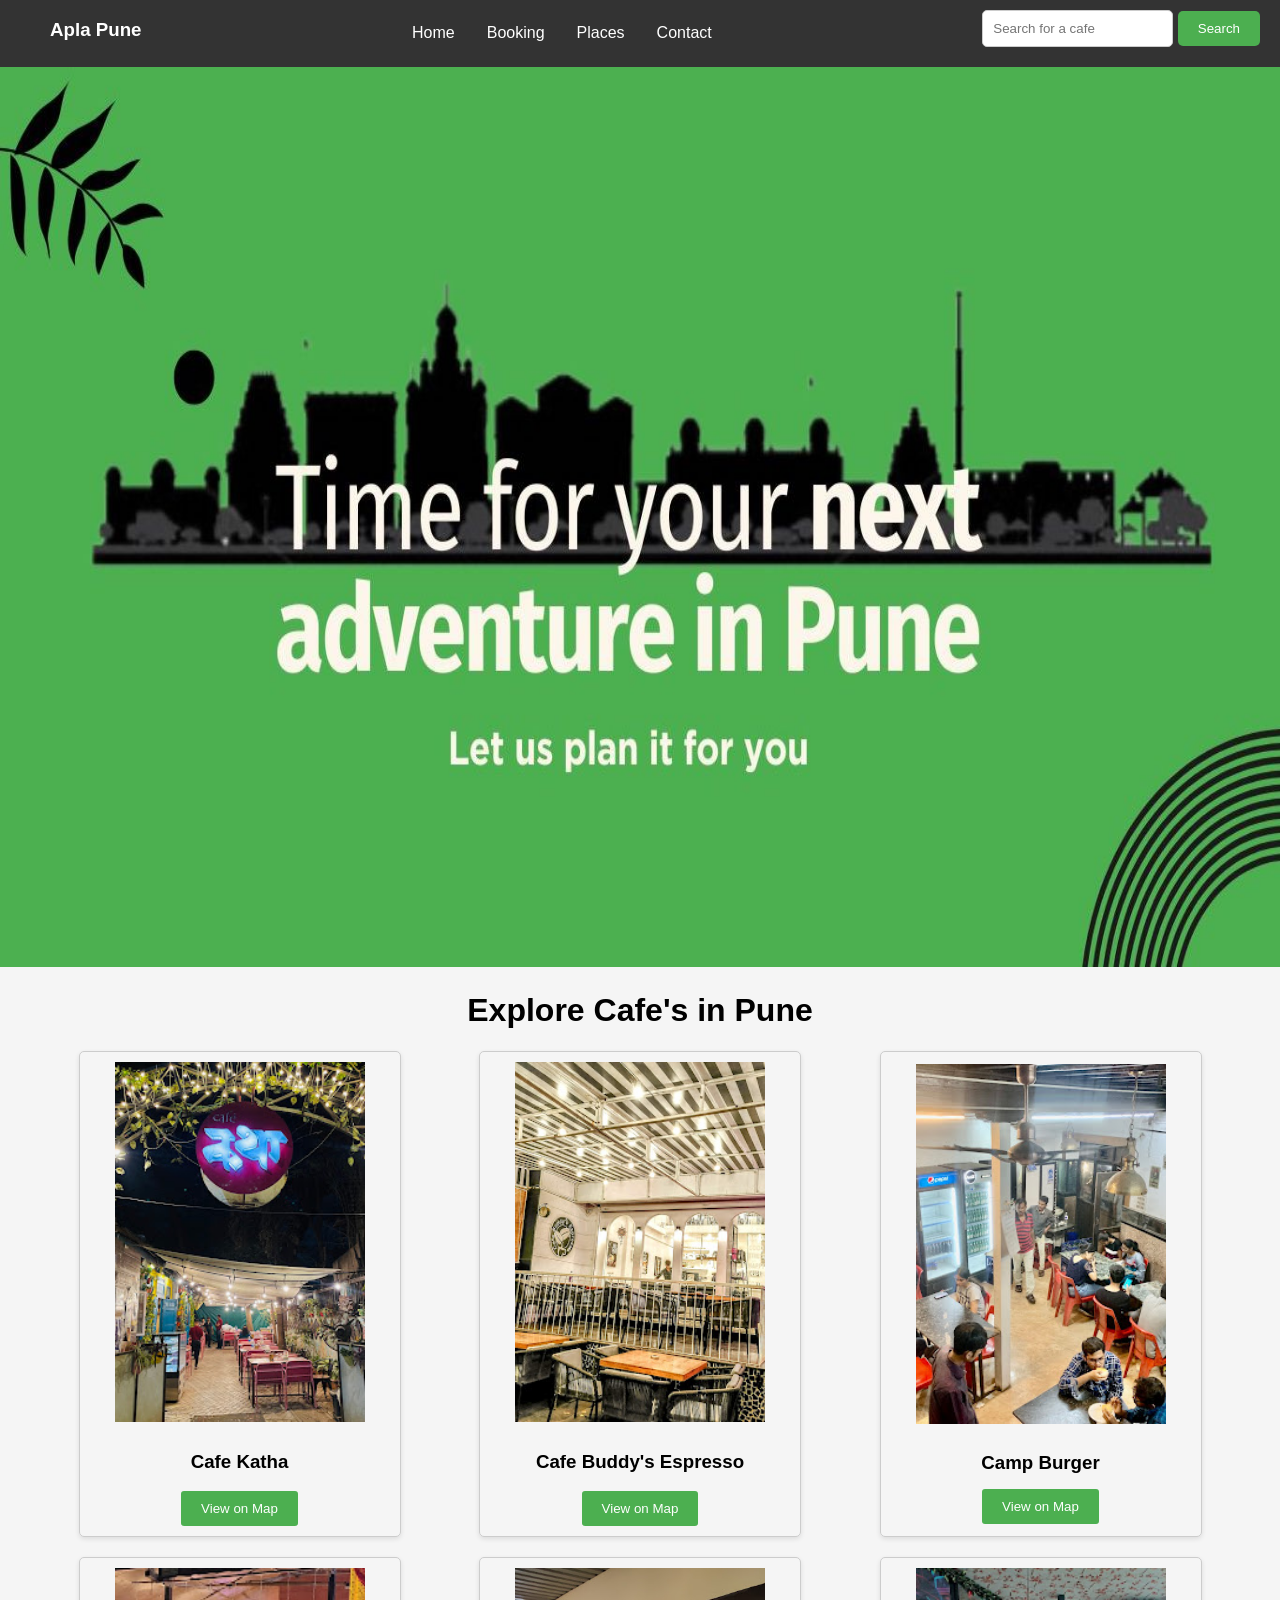
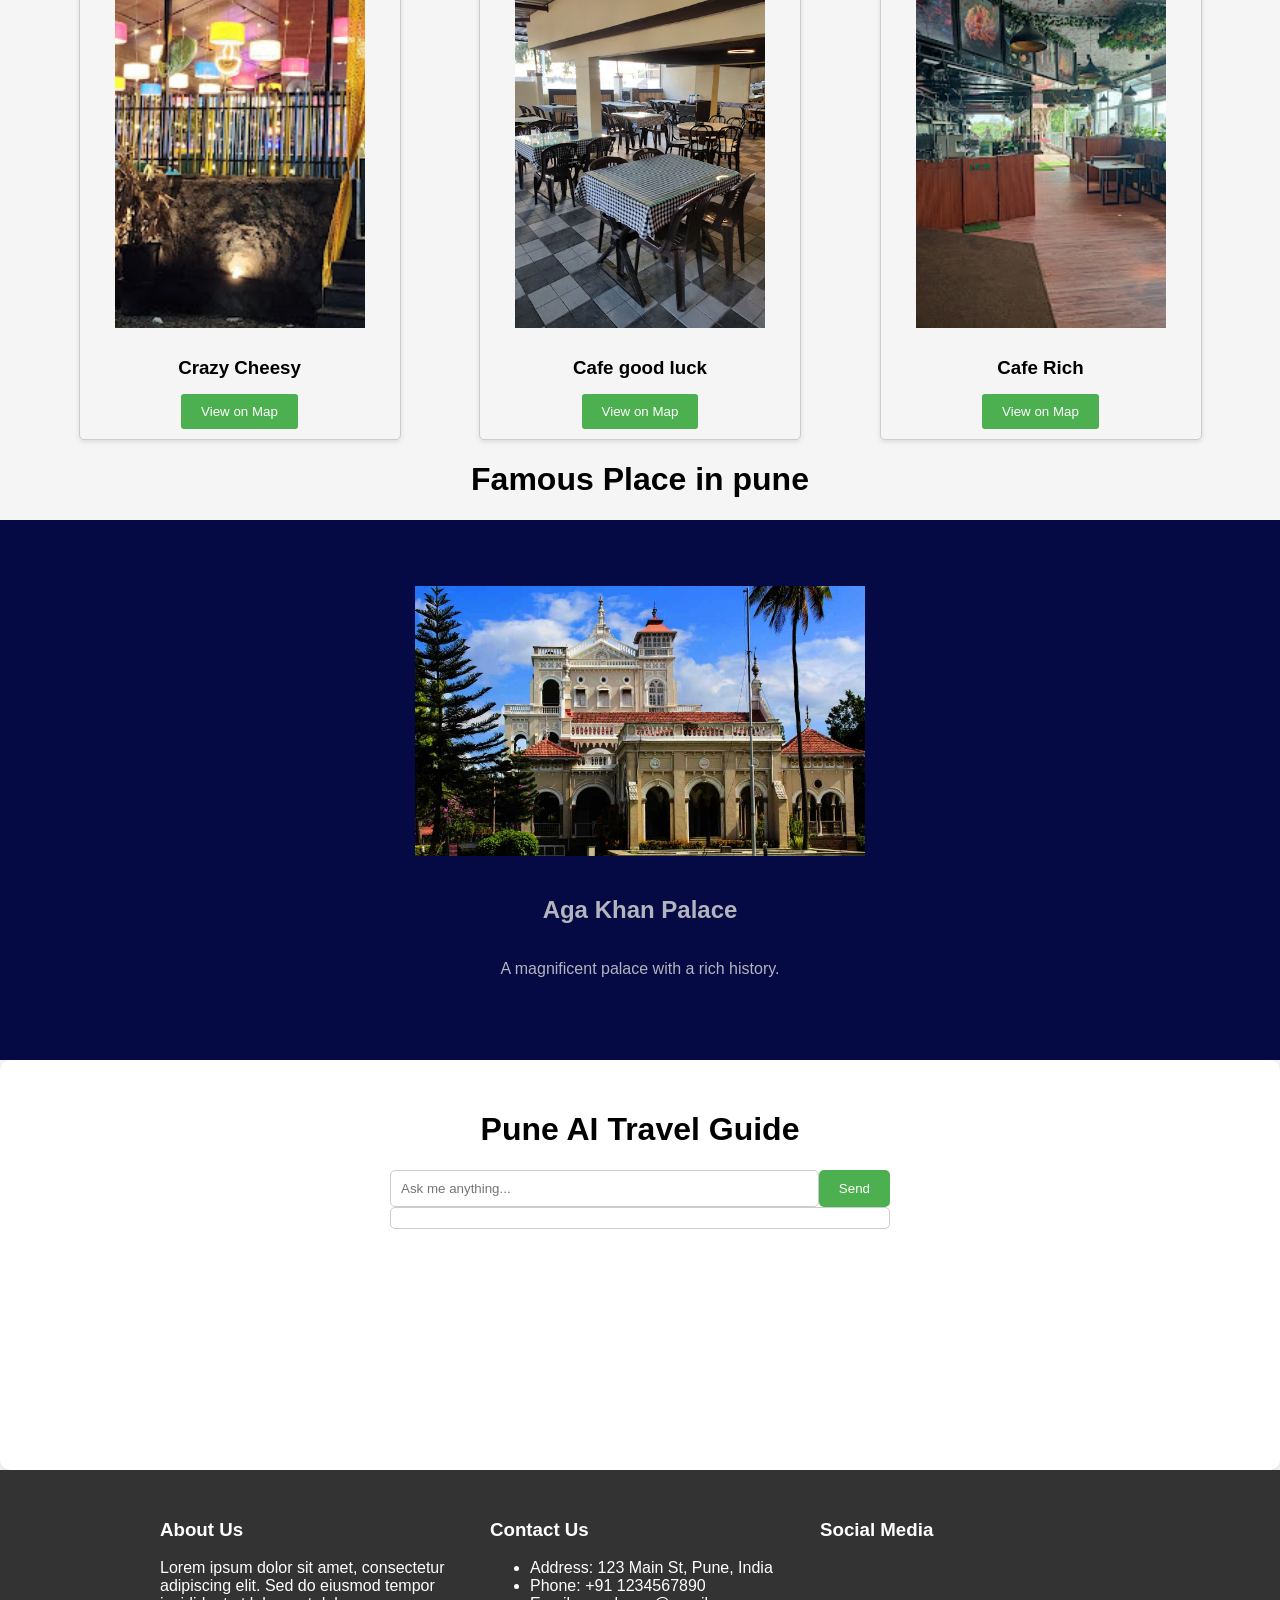
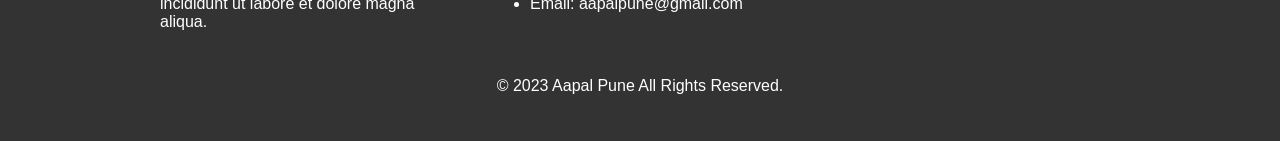
<file: index.html>
<!DOCTYPE html>
<html>
<head>
    <title>Pune Cafe Finder</title>
    <link rel="stylesheet" href="style.css">
</head>
<body>

    <! ------------------------ NAV Bar. ---------------------------------------- > 


    <nav>
        <div id="logo">
            <h3>Apla Pune</h3>
        </div>
        
        <ul>
            <li><a href="index.html">Home</a></li>
            <li><a href="Booking.html">Booking</a></li>
            <li><a href="places.html">Places</a></li>
            <li><a href="contact.html">Contact</a></li>
        </ul>
    

    <div id="search-container">
        <input type="text" id="search-input" placeholder="Search for a cafe">
        <button id="search-button">Search</button>
    </div>

</nav>



<! ------------------------- landing page ----------------------------------------- > 
     

    <div class="land">

        <img src="Landing page.jpg">
    </div>
    

<! ------------------------- Explore Cafes in Pune ----------------------------------------- > 



    <div id="cafe-list"></div>

    <h1>Explore Cafe's in Pune</h1>

    </div>

    <div id="cafe-list">
        <div class="cafe-row"> 
            <div class="cafe-card">
                <img src="Katha.jpg" alt="Cafe Katha" class="cafe-image"> 
                <h3 class="CafeKatha">Cafe Katha</h3>
                <button class="cafe-map-button">View on Map</button>
            </div>
            <div class="cafe-card">
                <img src="Cafe Buddy's Espresso.jpg" alt="Good Luck" class="cafe-image"> 
                <h3 class="Cafe_Buddy's_Espresso">Cafe Buddy's Espresso</h3>
                <button class="cafe-map-button">View on Map</button>
            </div>
            <div class="cafe-card">
                <img src="camp.jpg" alt="Cafe 3" class="cafe-image"> 
                <h3 class="cafe-name">Camp Burger</h3>
                <button class="cafe-map-button">View on Map</button>
            </div>
        </div>
        </div> 

        <div id="cafe-list">
            <div class="cafe-row"> 
                <div class="cafe-card">
                    <img src="Crazy.jpg" alt="Cafe 1" class="cafe-image"> 
                    <h3 class="cafe-name">Crazy Cheesy </h3>
                    <button class="cafe-map-button">View on Map</button>
                </div>
                <div class="cafe-card">
                    <img src="good luck.jpg" alt="Cafe 2" class="cafe-image"> 
                    <h3 class="cafe-name">Cafe good luck</h3>
                    <button class="cafe-map-button">View on Map</button>
                </div>
                <div class="cafe-card">
                    <img src="Rich Cafe.jpg" alt="Cafe 3" class="cafe-image"> 
                    <h3 class="cafe-name">Cafe Rich</h3>
                    <button class="cafe-map-button">View on Map</button>
                </div>
            </div>
            </div> 

            <! ------------------------- Famous place to hangout in Pune ----------------------------------------- > 

    
            <h1>Famous Place in pune</h1>

            <div class="city-highlights">
                <div class="highlight active">
                    <img src="Saniwar.jpeg" alt="Shaniwar Wada">
                    <h2>Shaniwar Wada</h2>
                    <p>A historical fort in Pune, known for its grandeur.</p> 
                </div>
        
                <div class="highlight">
                    <img src="aga-khan-palace.jpg" alt="Aga Khan Palace">
                    <h2>Aga Khan Palace</h2>
                    <p>A magnificent palace with a rich history.</p> 
                </div>
        
                <div class="highlight">
                    <img src="Swaminayan temple.jpg" alt="Osmanabad">
                    <h2>Swaminarayan Temple</h2>
                    <p>It is a significant spiritual and cultural landmark.</p> 
                </div>




                <div class="highlight active">
                    <img src="Lavasa.jpeg" alt="Shaniwar Wada">
                    <h2>Lavasa City</h2>
                    <p>Stylistically based on the Italian town and mind blowing art.</p> 
                </div>
        
                <div class="highlight">
                    <img src="Lal Mahal.jpeg" alt="Aga Khan Palace">
                    <h2>Lal Mahal</h2>
                    <p>A historical fort in Pune, known for its grandeur.</p> 
                </div>
        
                <div class="highlight">
                    <img src="pu-la-deshpande-garden-pune1.jpg" alt="Osmanabad">
                    <h2>Pu.La.Deshpande Garden</h2>
                    <p>Pu.La.Deshpande Garden is a beautiful Japanese-style garden</p> 
                </div>



            </div>



            <! ------------------------- Ai Guide ----------------------------------------- > 

    <div class="ai-travel-guide">
        <h1>Pune AI Travel Guide</h1>
        
        <div class="chat-container">
            <div class="chat-input">
                <input type="text" id="user-input" placeholder="Ask me anything...">
                <button id="send-button">Send</button>
            </div>
            <div class="chat-messages"></div>
        </div>
    </div>

    <script src="script.js"></script>
</body>
</html>


<! ------------------------- footer ----------------------------------------- > 

<footer>
    <div class="container">
        <div class="row">
            <div class="col">
                <h3>About Us</h3>
                <p>Lorem ipsum dolor sit amet, consectetur adipiscing elit. Sed do eiusmod tempor incididunt ut labore et dolore magna aliqua.</p>
            </div>
            <div class="col">
                <h3>Contact Us</h3>
                <ul>
                    <li>Address: 123 Main St, Pune, India</li>
                    <li>Phone: +91 1234567890</li>
                    <li>Email: aapalpune@gmail.com</li>
                </ul>
            </div>
            <div class="col">
                <h3>Social Media</h3>
                <ul class="social-icons">
                    <li><a href="#"><i class="fab fa-facebook-f"></i></a></li>
                    <li><a href="#"><i class="fab fa-twitter"></i></a></li>
                    <li><a href="#"><i class="fab fa-instagram"></i></a></li>
                </ul>
            </div>
        </div>
        <div class="copyright">
            <p>&copy; 2023 Aapal Pune All Rights Reserved.</p>
        </div>
    </div>
</footer>
</file>
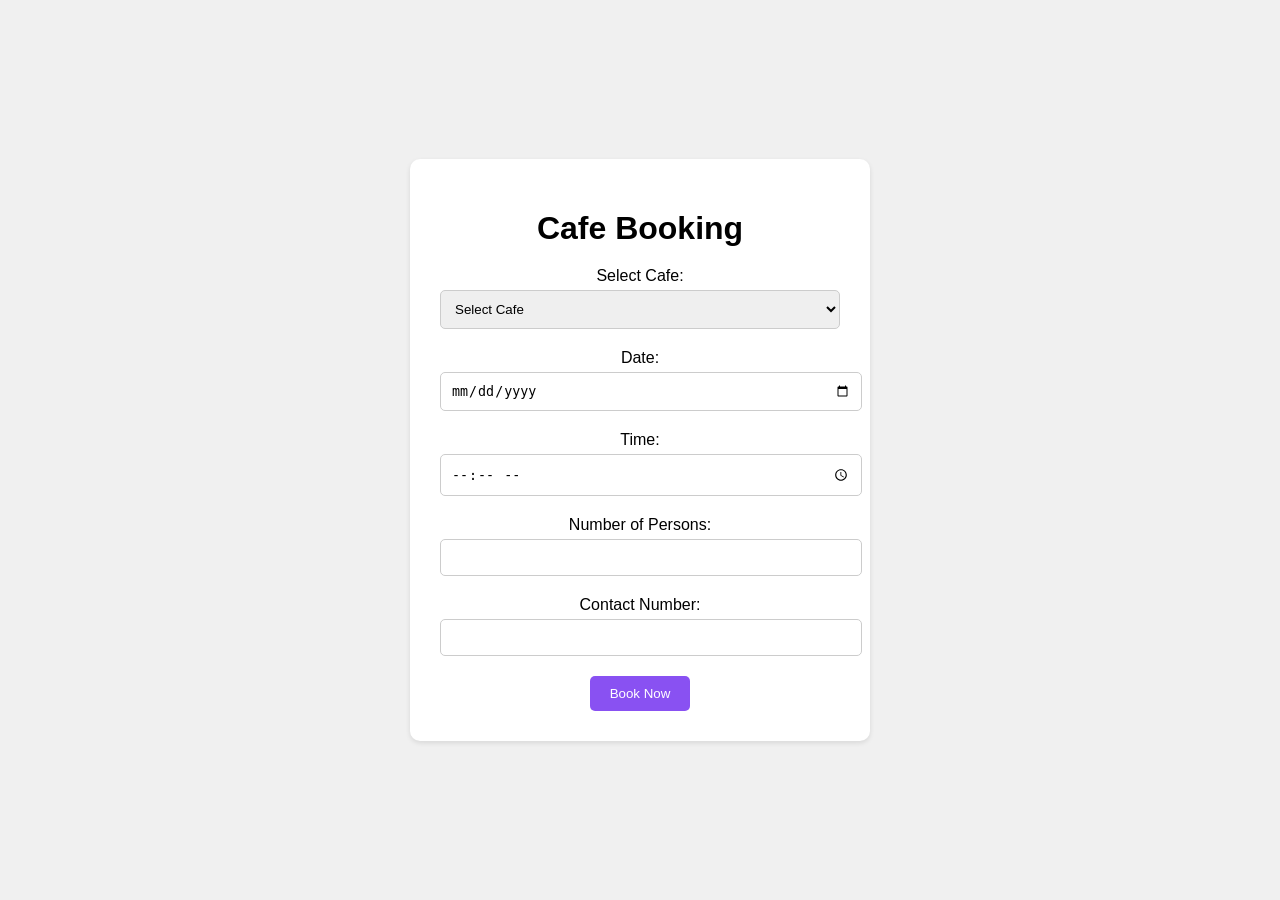
<file: Booking.html>
<!DOCTYPE html>
<html>
<head>
    <title>Cafe Booking</title>
    <link rel="stylesheet" href="stylebooking.css">
</head>
<body>

    




    <div class="container">
        <h1>Cafe Booking</h1>

        <form id="booking-form">
            <div class="form-group">
                <label for="cafe-name">Select Cafe:</label>
                <select id="cafe-name" name="cafe-name">
                    <option value="">Select Cafe</option>
                    <option value="Cafe A">Cafe Kath</option>
                    <option value="Cafe B">Cafe Buddy's Espresso</option>
                    <option value="Cafe C">Camp Burger</option>
                    <option value="Cafe C">Crazy Cheesy</option>
                </select>
            </div>

            <div class="form-group">
                <label for="date">Date:</label>
                <input type="date" id="date" name="date" required>
            </div>

            <div class="form-group">
                <label for="time">Time:</label>
                <input type="time" id="time" name="time" required>
            </div>

            <div class="form-group">
                <label for="persons">Number of Persons:</label>
                <input type="number" id="persons" name="persons" min="1" required>
            </div>

            <div class="form-group">
                <label for="persons">Contact Number:</label>
                <input type="number" id="persons" name="persons" min="1" required>
            </div>


            <button type="submit">Book Now</button>
        </form>

        <div id="booking-confirmation">
            <h2>Booking Confirmation</h2>
            <p>Your booking request has been submitted.</p>
            <p>We will contact you shortly to confirm your reservation.</p>
        </div>

    </div>

    <script src="script booking.js"></script>
</body>
</html>
</file>
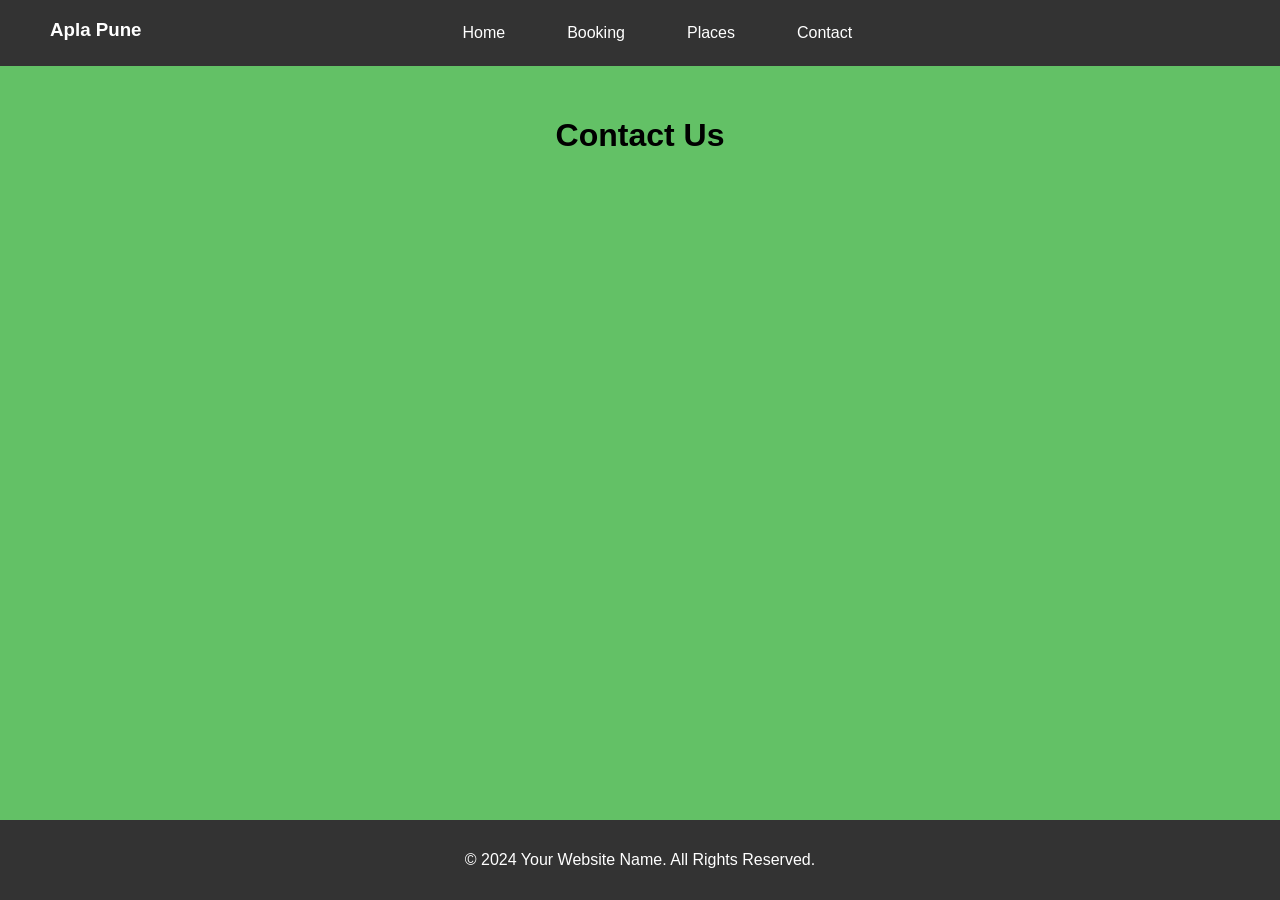
<file: contact.html>
<!DOCTYPE html>
<html>
<head>
    <title>Contact Us</title>
    <link rel="stylesheet" href="contact-style.css">
</head>
<body>

    <nav>
        <div id="logo">
            <h3>Apla Pune</h3>
        </div>
        
        <ul>
            <li><a href="index.html">Home</a></li>
            <li><a href="Booking.html">Booking</a></li>
            <li><a href="places.html">Places</a></li>
            <li><a href="contact.html">Contact</a></li>
        </ul>
    </nav>

    <main>
        <h1>Contact Us</h1>
        <div class="contact-form">
            <iframe src="https://docs.google.com/forms/d/e/1FAIpQLSczqKlRhvlmcfDMjKvf6sxisjPuZ5UdTSdLsFDrbOwP4D_Cbw/viewform?usp=header" width="600" height="500" frameborder="0" marginheight="0" marginwidth="0"></iframe> 
        </div>
    </main>

    <footer>
        <p>&copy; 2024 Your Website Name. All Rights Reserved.</p>
    </footer>

</body>
</html>
</file>
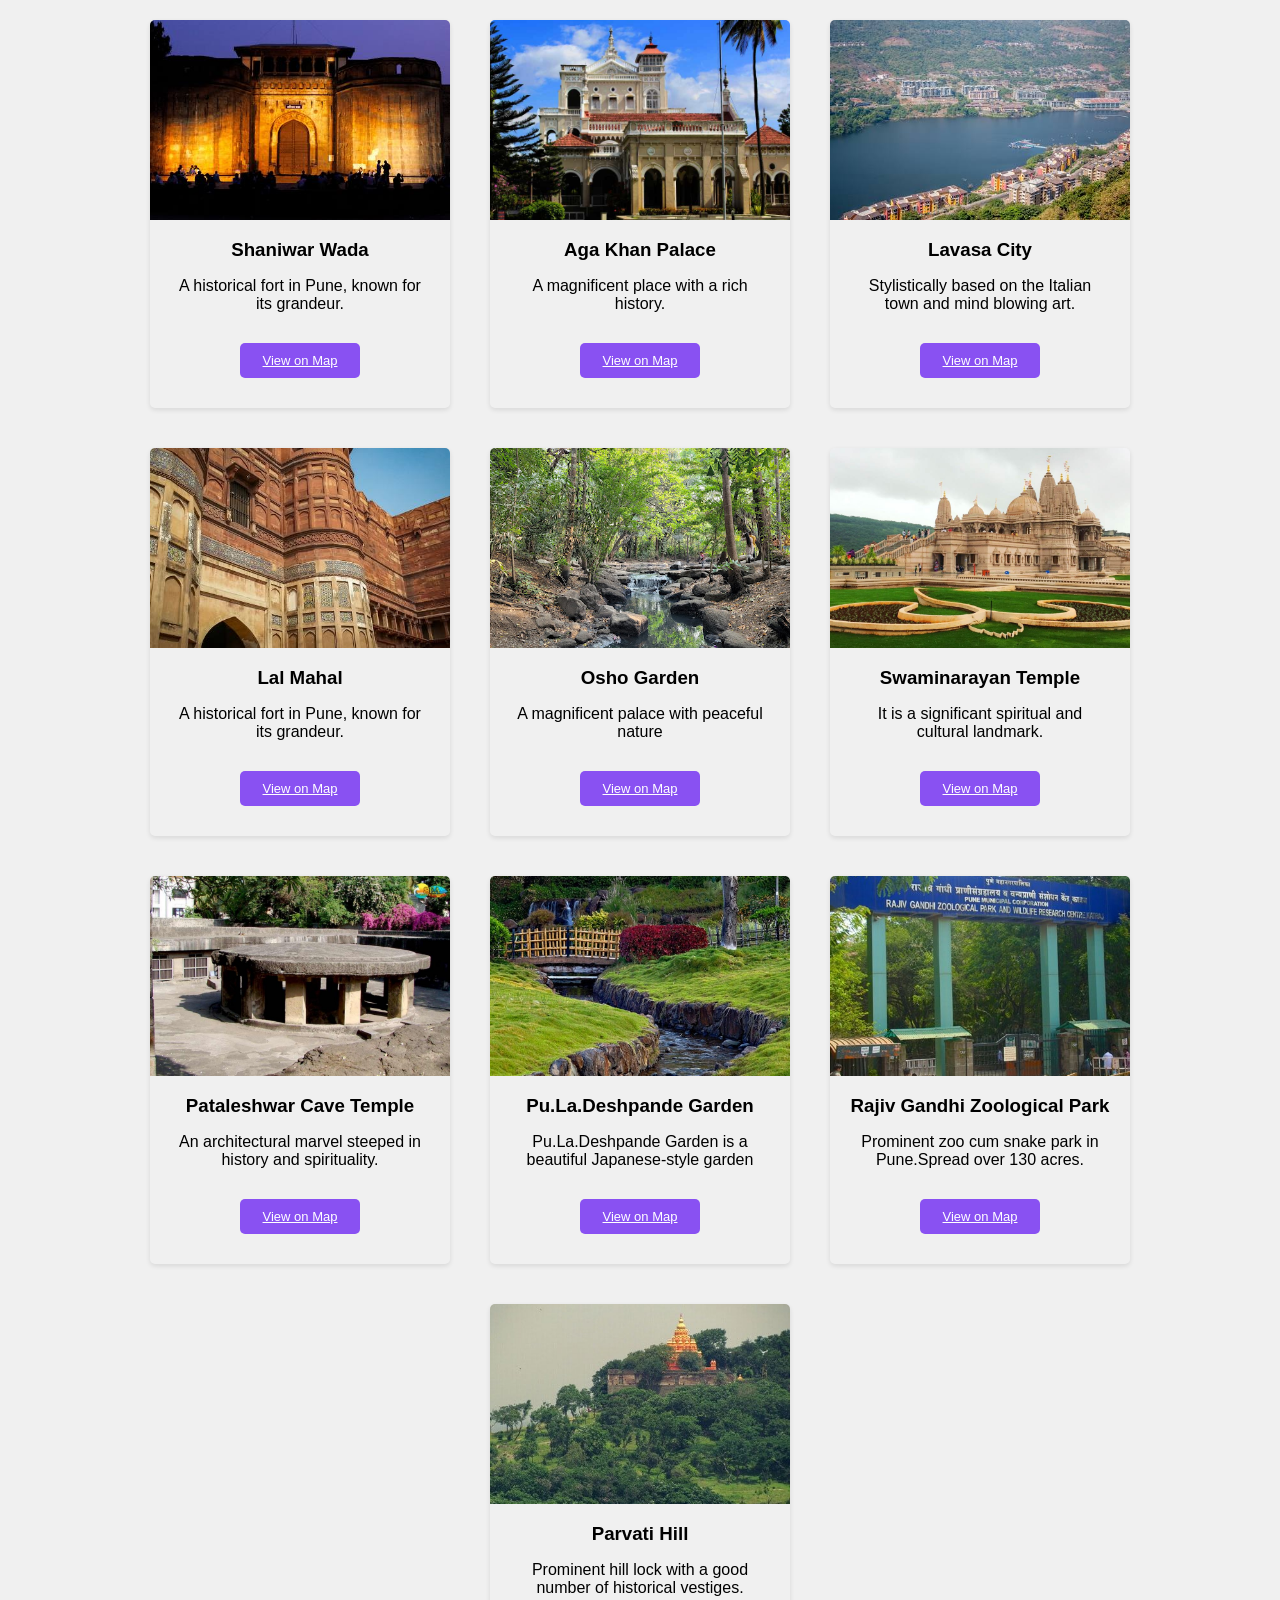
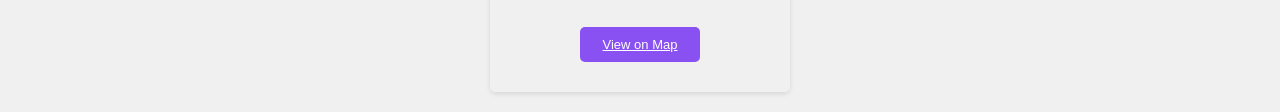
<file: places.html>
<!DOCTYPE html>
<html>
<head>
    <title>Pune Landmarks</title>
    <link rel="stylesheet" href="placesstyle.css">
</head>
<body>

    

    <div class="container">
        <div class="landmark-card">
            <img src="Saniwar.jpeg" alt="Shaniwar Wada">
            <h3>Shaniwar Wada</h3>
            <p>A historical fort in Pune, known for its grandeur.</p>
            <a href="https://www.google.com/maps/place/Shaniwar+Wada/@18.5195841,73.8528459,17z/data=!3m1!4b1!4m6!3m5!1s0x3bc2c1e2226b7b11:0xa4bb8106175ca68b!8m2!3d18.5195841!4d73.8554208!16zL20vMDJ6aDh2?entry=ttu&g_ep=EgoyMDI1MDIwNS4xIKXMDSoASAFQAw%3D%3D" target="_blank" class="button-link">View on Map</a>
        </div>

        <div class="landmark-card">
            <img src="aga-khan-palace.jpg" alt="Aga Khan Palace">
            <h3>Aga Khan Palace</h3>
            <p>A magnificent place with a rich history.</p>
            <a href="https://www.google.com/maps/place/AGA+KHAN+PALACE,+Samrat+Ashok+Rd,+Kalyani+Nagar,+Pune,+Maharashtra+411006/@18.5526162,73.9002057,18z/data=!3m1!4b1!4m6!3m5!1s0x3bc2c11768711b1b:0x8049ab761df3e6e9!8m2!3d18.5528556!4d73.9018114!16s%2Fg%2F11bw3gxcs7?entry=ttu&g_ep=EgoyMDI1MDIwNS4xIKXMDSoASAFQAw%3D%3D" target="_blank" class="button-link">View on Map</a>
        </div>

        <div class="landmark-card">
            <img src="Lavasa.jpeg" alt="Lavasa City">
            <h3>Lavasa City</h3>
            <p>Stylistically based on the Italian town and mind blowing art.</p>
            <a href="https://www.google.com/maps/place/Lavasa+City/@18.4078818,73.5046734,17z/data=!3m1!4b1!4m6!3m5!1s0x3bc29f9941a486eb:0xa164ea4474f7f14c!8m2!3d18.4078818!4d73.5072483!16s%2Fg%2F11fsn0hymy?entry=ttu&g_ep=EgoyMDI1MDIwNS4xIKXMDSoASAFQAw%3D%3D" target="_blank" class="button-link">View on Map</a>
        </div>

        <div class="landmark-card">
            <img src="Lal Mahal.jpeg" alt="lal Mahal">
            <h3>Lal Mahal</h3>
            <p>A historical fort in Pune, known for its grandeur.</p>
            <a href="https://www.google.com/maps/place/Laal+Mahaal/@18.5187433,73.8540734,17z/data=!3m1!4b1!4m6!3m5!1s0x3bc2c065793c91a1:0x4a206d80daf21f92!8m2!3d18.5187433!4d73.8566483!16s%2Fm%2F05b_7gy?entry=ttu&g_ep=EgoyMDI1MDIwNS4xIKXMDSoASAFQAw%3D%3D" target="_blank" class="button-link">View on Map</a>
        </div>

        <div class="landmark-card">
            <img src="Osho.jpeg" alt="Osho gurden">
            <h3>Osho Garden</h3>
            <p>A magnificent palace with peaceful nature </p>
            <a href="https://www.google.com/maps/place/Osho+Garden/@18.5360446,73.8881136,17z/data=!3m1!4b1!4m6!3m5!1s0x3bc2c101d5242505:0xd57c1d7452741948!8m2!3d18.5360446!4d73.8906885!16s%2Fg%2F11c708q54l?entry=ttu&g_ep=EgoyMDI1MDIwNS4xIKXMDSoASAFQAw%3D%3D" target="_blank" class="button-link">View on Map</a>
        </div>

        <div class="landmark-card">
            <img src="Swaminayan temple.jpg" alt="Swaminarayan Temple">
            <h3>Swaminarayan Temple</h3>
            <p>It is a significant spiritual and cultural landmark.</p>
            <a href="https://www.google.com/maps/place/Swaminarayan+Mandir+Rasta+Peth/@18.5176246,73.8642802,17z/data=!3m1!4b1!4m6!3m5!1s0x3bc2c18d09e65a39:0x3db4c7eacfe689f6!8m2!3d18.5176246!4d73.8668551!16s%2Fg%2F11fsngsjc9?entry=ttu&g_ep=EgoyMDI1MDIwNS4xIKXMDSoASAFQAw%3D%3D" target="_blank" class="button-link">View on Map</a>
        </div>

        <div class="landmark-card">
            <img src="pataleshwar-cave-temple-in-maharashtra.jpg" alt="Pataleshwar Cave Temple">
            <h3>Pataleshwar Cave Temple</h3>
            <p>An architectural marvel steeped in history and spirituality.</p>
            <a href="https://www.google.com/maps/place/pataleshwar+cave+temples,+Jangali+Maharaj+Rd,+Revenue+Colony,+Pune,+Maharashtra+411005/@18.526924,73.8470043,17z/data=!3m1!4b1!4m6!3m5!1s0x3bc2c07da562271b:0xc5764fb1009eeeba!8m2!3d18.526924!4d73.8495792!16s%2Fg%2F1hjgnfb7m?entry=ttu&g_ep=EgoyMDI1MDIwNS4xIKXMDSoASAFQAw%3D%3D" target="_blank" class="button-link">View on Map</a>
        </div>

        <div class="landmark-card">
            <img src="pu-la-deshpande-garden-pune1.jpg" alt="Okayama Friendship Garden">
            <h3>Pu.La.Deshpande Garden</h3>
            <p>Pu.La.Deshpande Garden is a beautiful Japanese-style garden</p>
            <a href="https://www.google.com/maps/place/P+L+Deshpande+Garden/@18.4912753,73.834512,17z/data=!3m1!4b1!4m6!3m5!1s0x3bc2bff990000001:0x3291e3e36f9ad234!8m2!3d18.4912753!4d73.8370869!16s%2Fm%2F0kf_2nb?entry=ttu&g_ep=EgoyMDI1MDIwNS4xIKXMDSoASAFQAw%3D%3D" target="_blank" class="button-link">View on Map</a>
        </div>

        <div class="landmark-card">
            <img src="rajiv-gandhi-zoological-park-pune1.jpg" alt="Swaminarayan Temple">
            <h3>Rajiv Gandhi Zoological Park</h3>
            <p>Prominent zoo cum snake park in Pune.Spread over 130 acres.</p>
            <a href="https://www.google.com/maps/place/Rajiv+Gandhi+Zoological+Park+and+Wildlife+Research+Center/@18.4524807,73.8582228,17z/data=!3m1!4b1!4m6!3m5!1s0x3bc2eac307f7a82f:0x3ac431343224b00b!8m2!3d18.4524807!4d73.8607977!16s%2Fm%2F0479krv?entry=ttu&g_ep=EgoyMDI1MDIwNS4xIKXMDSoASAFQAw%3D%3D" target="_blank" class="button-link">View on Map</a>
        </div>

        <div class="landmark-card">
            <img src="parvati-hill-pune1.jpg" alt="Swaminarayan Temple">
            <h3>Parvati Hill</h3>
            <p>Prominent hill lock with a good number of historical vestiges.</p>
            <a href="https://www.google.com/maps/place/Parvati+Hill/@18.493605,73.8391405,16z/data=!3m1!4b1!4m6!3m5!1s0x3bc2c007d06676ad:0xf1c3e7cac53c6661!8m2!3d18.4949019!4d73.8441118!16s%2Fm%2F04zwkp7?entry=ttu&g_ep=EgoyMDI1MDIwNS4xIKXMDSoASAFQAw%3D%3D" target="_blank" class="button-link">View on Map</a>
        </div>
    </div>

</body>
</html>
</file>
<file: style.css>
body{
    font-family: sans-serif;
    margin: 0;
    padding: 0;
    background-color: whitesmoke;

}

/* ... (................................nav bar..............................) ... */

nav {
    background-color: #333;
    overflow: hidden;
    display:flex ;
    justify-content: space-between;
    position: static;
}
#logo{
    color: #ffffff;
    margin-left:50px;
}

nav ul {
    
    margin: 0px;
    padding: 10px;
    list-style:none ;
    
}

nav li {
    float: left;
    
}

nav a {
    display:inline-block;
    color: white;
    text-align: center;
    padding: 14px 16px;
    text-decoration: none;
    
}

nav a:hover {
    background-color:  #4CAF50;
    color: black;
    border-radius: 30px;
    transition: color 0.5s ease-in-out;
}

h1 {
    text-align: center;
}

#search-container {
    margin-bottom: 20px;
    margin-right: 20px ;
    margin-top: 10px ;
}

#search-input {
    padding: 10px;
    border: 1px solid #ccc;
    border-radius: 5px;
}

#search-button {
    padding: 10px 20px;
    background-color: #4CAF50;
    color: white;
    border: none;
    border-radius: 5px;
    cursor: pointer;
    transition: 0.5s
}

#search-button:hover{
 color: black;
 border-radius: 10px;
 

}

.cafe-item {
    border: 1px solid #ccc;
    padding: 15px;
    margin-bottom: 10px;
    border-radius: 5px;
}

.cafe-name {
    font-weight: bold;
}

.cafe-address {
    margin-top: 5px;
}

.cafe-image {
    max-width: 250px;
    margin-top: 10px;
}

.google-map {
    width: 100%;
    height: 300px;
}

/* ... (................................landing page..............................) ... */


.land img{
    width: 100% ;
    height:100vh;
}

.land button{
    color: black;
    
}




/* ... .......(...........................card...........................) ... ..............*/

.cafe-row {
    display: flex;
    justify-content: space-evenly;
    margin-bottom: 20px;
}

.cafe-card {
    width: 25%;
    border: 1px solid #ccc;
    border-radius: 5px;
    overflow: hidden;
    box-shadow: 0 2px 5px rgba(0, 0, 0, 0.1);
    display: flex; /* Use flexbox for card layout */
    flex-direction: column; 
    justify-content: center; 
    align-items: center; 
    text-align: center; /* Center text within card */
    transition: transform 0.5s
}
.cafe-card:hover {
    transform: translateY(-5px); /* Slightly lift the card on hover */
    box-shadow: 0 5px 10px rgba(0, 0, 0, 0.2); /* Increase shadow on hover */
}

.cafe-image {
    width: 100%;
    height: 360px;
    object-fit: cover;
    margin-bottom: 10px; /* Add space below image */
}

.cafe-name {
    margin-bottom: 15px; /* Add space below name */
}

.cafe-map-button {
    padding: 10px 20px;
    background-color: #4CAF50;
    color: white;
    border: none;
    border-radius: 3px;
    cursor: pointer;
    margin-bottom: 10px;
    transition: 0.5s
}
.cafe-map-button:hover
{
  background-color:black;
  border-radius:12px ;
}

/* ... .......(...........................famous-place...........................) ... ..............*/


body {
    margin: 0;
    
}

.city-highlights {
    position: relative;
    height: 60vh;
    overflow: hidden;
    display: flex; /* Use flexbox for easier layout */
    justify-content: center;
    align-items: center;
}

.highlight {
    position: absolute;
    top: 0;
    left: 0;
    width: 100%;
    height: 60vh;
    opacity: 0;
    transition: opacity 1s ease-in-out, transform 1s ease-in-out; 
    display: flex;
    flex-direction: column;
    align-items: center;
    justify-content: center;
    text-align: center;
    background-color: #050A44;
    color: #B3B4BD;
}

.highlight img {
    max-width: 50%;
    max-height: 50%;
    margin-bottom: 20px;
}

.active {
    opacity: 1;
    transform: scale(1);
}

.highlight:not(.active) {
    transform: scale(0.9); /* Slightly scale down inactive highlights */
}

/* ... .......(........................... AI Guide ...........................) ... ..............*/


.ai-travel-guide {
    background-color: #fff;
    padding: 30px;
    border-radius: 10px;
    box-shadow: 0 2px 5px rgba(0, 0, 0, 0.1);
}

.chat-container {
    max-width: 500px;
    margin: 0 auto;
    height: 30vh; 
}

.chat-messages {
    max-height: 400px;
    overflow-y: auto;
    padding: 10px;
    border: 1px solid #ccc;
    border-radius: 5px;
    margin-bottom: 10px;
}

.chat-messages .user-message {
    background-color: #e8f0fe;
    color: #333;
    padding: 10px;
    border-radius: 5px;
    margin-bottom: 5px;
}

.chat-messages .ai-message {
    background-color: #d9edf7;
    color: #333;
    padding: 10px;
    border-radius: 5px;
    margin-bottom: 5px;
}

.chat-input {
    display: flex;
}

.chat-input input {
    flex-grow: 1;
    padding: 10px;
    border: 1px solid #ccc;
    border-radius: 5px;
}

.chat-input button {
    padding: 10px 20px;
    background-color: #4CAF50;
    color: white;
    border: none;
    border-radius: 5px;
    cursor: pointer;
}

/* ... .......(........................... fotter ...........................) ... ..............*/

footer {
    background-color: #333;
    color: #fff;
    padding: 30px 0;
    font-family: sans-serif;
}

.container {
    max-width: 960px;
    margin: 0 auto;
}

.row {
    display: flex;
    justify-content: space-between;
}

.col {
    flex: 1;
    margin-right: 30px;
}

.col:last-child {
    margin-right: 0;
}

.social-icons {
    list-style: none;
    padding: 0;
    display: flex;
}

.social-icons li {
    margin-right: 10px;
}

.social-icons a {
    color: #fff;
    font-size: 18px;
}

.copyright {
    text-align: center;
    margin-top: 30px;
}
</file>
<file: stylebooking.css>
body {
    font-family: sans-serif;
    margin: 0;
    display: flex;
    justify-content: center;
    align-items: center;
    min-height: 100vh;
    background-color: #f0f0f0;
}


.container {
    background-color: #fff;
    padding: 30px;
    border-radius: 10px;
    box-shadow: 0 2px 5px rgba(0, 0, 0, 0.1);
    text-align: center;
    width: 400px;
}

h1 {
    margin-bottom: 20px;
}

.form-group {
    margin-bottom: 20px;
}

label {
    display: block;
    margin-bottom: 5px;
}

input[type="text"],
input[type="date"],
input[type="time"],
input[type="number"],
select {
    width: 100%;
    padding: 10px;
    border: 1px solid #ccc;
    border-radius: 5px;
}

button {
    background-color: #8951f2;
    color: white;
    padding: 10px 20px;
    border: none;
    border-radius: 5px;
    cursor: pointer;
    transition: 0.5s ;
}
button:hover{
    border-radius: 10px;
    background-color: #6e40c3;
}

#booking-confirmation {
    display: none; /* Initially hide confirmation message */
    margin-top: 20px;
    padding: 20px;
    border: 1px solid #ccc;
    border-radius: 5px;
    background-color: #d9edf7;
}
</file>
<file: contact-style.css>
body {
    font-family: sans-serif;
    margin: 0;
    display: flex;
    flex-direction: column;
    min-height: 100vh;
    background-color: #63c166;
}

nav {
    background-color: #333;
    overflow: hidden;
    display:flex ;
    position: static;
}
#logo{
    color: #ffffff;
    margin-left:50px;
}


nav li {
    float: left;
    
}

nav a {
    display:inline-block;
    color: white;
    text-align: center;
    padding: 14px 16px;
    text-decoration: none;
    
}

nav a:hover {
    background-color:  #4CAF50;
    color: black;
    border-radius: 30px;
}

h1 {
    text-align: center;
}


header {
    background-color: #333;
    color: #fff;
}

nav ul {
    list-style: none;
    margin:10px;
    margin-left: 250px;
    display: flex;
}

nav li {
    margin: 0 15px;
}

nav a {
    text-decoration: none;
    color: #fff;
    transition: color 0.5s ease-in-out;
}

nav a:hover {
    color: black;
}

main {
    padding: 30px;
    text-align: center;
}

.contact-form {
    width: 600px; /* Adjust width as needed */
    margin: 0 auto;
    border-radius: 10px;
}

footer {
    background-color: #333;
    color: #fff;
    text-align: center;
    padding: 15px 0;
    position: absolute;
    bottom: 0;
    width: 100%;
}
</file>
<file: placesstyle.css>
body {
    font-family: sans-serif;
    margin: 0;
    display: flex;
    justify-content: center;
    align-items: center;
    min-height: 100vh;
    background-color:  #f0f0f0;
}



.container {
    display: flex;
    flex-wrap: wrap;
    justify-content: center;
}

.landmark-card {
    width: 300px;
    margin: 20px;
    border-radius: 5px;
    box-shadow: 0 2px 5px rgba(0, 0, 0, 0.1);
    overflow: hidden;
    transition: transform 0.3s ease-in-out; 
}

.landmark-card:hover {
    transform: scale(1.05); 
}

.landmark-card img {
    width: 100%;
    height: 200px;
    object-fit: cover;
}

.landmark-card h3 {
    text-align: center;
    margin: 15px 0;
}

.landmark-card p {
    text-align: center;
    padding: 0 20px;
}


.button-link {
    display: block;
    padding: 10px 20px;
    margin: 30px auto;
    background-color:#8951f2;
    color: white;
    border-radius: 5px;
    text-align: center;
    transition: background-color 0.3s ease;
    width: 80px;
    font-size: 13px;
  }

  .button-link:hover {
    background-color: #632ec6;
  }
</file>
